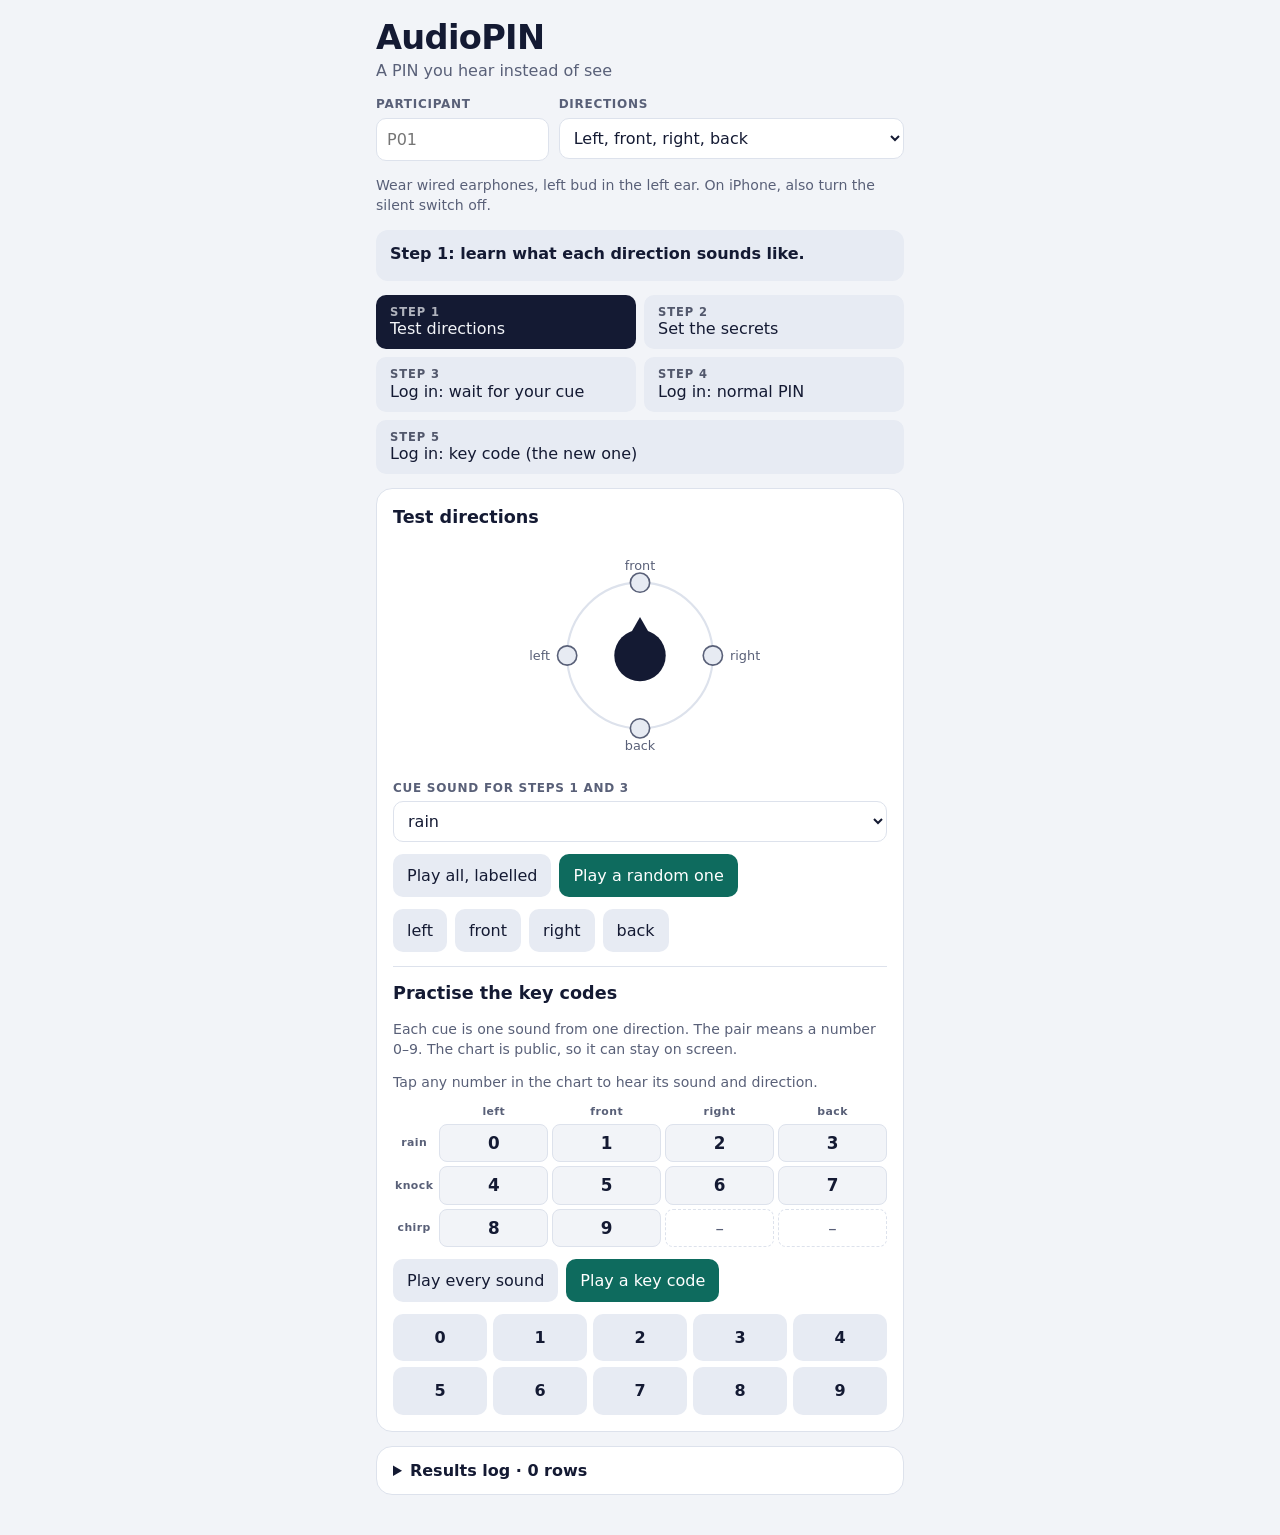
<file: index.html>
<!doctype html>
<html lang="en">
<head>
<meta charset="utf-8">
<meta name="viewport" content="width=device-width, initial-scale=1, viewport-fit=cover">
<link rel="icon" href="assets/icons/icon-192.png">
<title>AudioPIN</title>
<link rel="stylesheet" href="css/prototype.css">
</head>
<body>
<main>
  <header>
    <h1>AudioPIN</h1>
    <p>A PIN you hear instead of see</p>
  </header>

  <section class="setup" aria-label="Session setup">
    <div>
      <label for="pid">Participant</label>
      <input id="pid" placeholder="P01" autocomplete="off">
    </div>
    <div>
      <label for="layout">Directions</label>
      <select id="layout">
        <option value="cardinal">Left, front, right, back</option>
        <option value="lateral">Four side positions</option>
        <option value="wide">Five positions, two sounds</option>
        <option value="trio">Three positions, four sounds</option>
        <option value="pair">Two positions, five sounds</option>
      </select>
    </div>
  </section>
  <p class="hint">Wear wired earphones, left bud in the left ear. On iPhone, also turn the silent switch off.</p>
  <p id="warn" class="warn" hidden></p>

  <p id="status" role="status" aria-live="polite">Step 1: learn what each direction sounds like.</p>

  <nav class="steps" aria-label="Steps">
    <button id="goCalib"><b>Step 1</b>Test directions</button>
    <button id="goEnroll"><b>Step 2</b>Set the secrets</button>
    <button id="goLogin"><b>Step 3</b>Log in: wait for your cue</button>
    <button id="goBase"><b>Step 4</b>Log in: normal PIN</button>
    <button id="goKey"><b>Step 5</b>Log in: key code (the new one)</button>
  </nav>

  <section id="calibPanel" class="panel">
    <h2>Test directions</h2>
    <svg id="head" class="head" viewBox="0 0 280 210" role="img" aria-label="Top view of your head with the four sound positions"></svg>
    <div>
      <label for="cueSel">Cue sound for steps 1 and 3</label>
      <select id="cueSel"></select>
    </div>
    <div class="row">
      <button id="demo">Play all, labelled</button>
      <button id="quizPlay" class="primary">Play a random one</button>
    </div>
    <div class="row" id="quizBtns"></div>
    <hr>
    <h2>Practise the key codes</h2>
    <p class="hint">Each cue is one sound from one direction. The pair means a number 0–9. The chart is public, so it can stay on screen.</p>
    <p class="hint">Tap any number in the chart to hear its sound and direction.</p>
    <div class="chart" id="chartA"></div>
    <div class="row"><button id="playAllSounds">Play every sound</button><button id="keyPractice" class="primary">Play a key code</button></div>
    <div class="nums" id="practiceNums"></div>
  </section>

  <section id="enrollPanel" class="panel" hidden>
    <h2>Set the secrets</h2>
    <p class="hint">Four directions for step 3.</p>
    <div class="row" id="enrollBtns"></div>
    <p>Direction PIN: <span class="pinview" id="pinView">—</span></p>
    <div class="row">
      <button id="example">Use left → right → front → left</button>
      <button id="clear">Clear</button>
    </div>
    <hr>
    <div>
      <label for="numPin">Number PIN for steps 4 and 5</label>
      <input id="numPin" inputmode="numeric" maxlength="4" autocomplete="off">
      <p class="hint" style="margin-top:6px">Use a different number in each condition if the same people will watch both.</p>
    </div>
  </section>

  <section id="loginPanel" class="panel" hidden>
    <h2>Log in: wait for your cue</h2>
    <div class="dots" id="audioDots">○○○○</div>
    <div id="tap" role="button" aria-label="Tap when you hear your direction">TAP</div>
    <p class="hint">Directions play in a new random order for each position. Tap once when you hear yours. Someone watching sees only a tap.</p>
  </section>

  <section id="basePanel" class="panel" hidden>
    <h2>Log in: normal PIN</h2>
    <div class="dots" id="numDots">○○○○</div>
    <div class="keypad" id="keypad"></div>
  </section>

  <section id="keyPanel" class="panel" hidden>
    <h2>Log in: key code</h2>
    <div class="dots" id="keyDots">○○○○</div>
    <div class="chart" id="chartB"></div>
    <div class="row"><button id="keyReplay">Play that sound again</button></div>
    <div id="ring"></div>
    <p class="hint">One sound per digit. Read its number from the chart, count that many steps clockwise from your digit, and tap where you land. Until you tap, the same sound plays again two seconds after it ends. Nothing on this screen shows which sound played.</p>
  </section>

  <details class="log">
    <summary>Results log · <span id="logCount">0</span> rows</summary>
    <p class="hint">Keep this closed while someone is watching: it shows the answers.</p>
    <div class="row">
      <button id="dl">Download CSV</button>
      <button id="shareCsv">Share CSV</button>
      <button id="showCsv">Show CSV to copy</button>
      <button id="wipe">Clear log</button>
    </div>
    <p class="hint" id="csvNote" role="status" aria-live="polite"></p>
    <div class="tablewrap" id="logView"></div>
    <textarea id="csvText" readonly hidden aria-label="Log as CSV"></textarea>
  </details>
</main>

<!-- Order matters: shared code first, page start-up (main.js) last. -->
<script src="js/common/config.js"></script>
<script src="js/common/utils.js"></script>
<script src="js/common/audio-engine.js"></script>
<script src="js/common/keycode.js"></script>
<script src="js/common/csv-export.js"></script>
<script src="js/prototype/settings.js"></script>
<script src="js/prototype/sound.js"></script>
<script src="js/prototype/ui.js"></script>
<script src="js/prototype/step1-calibration.js"></script>
<script src="js/prototype/step2-enroll.js"></script>
<script src="js/prototype/step3-wait-for-cue.js"></script>
<script src="js/prototype/step4-normal-pin.js"></script>
<script src="js/prototype/step5-key-code.js"></script>
<script src="js/prototype/log.js"></script>
<script src="js/prototype/main.js"></script>
</body>
</html>
</file>
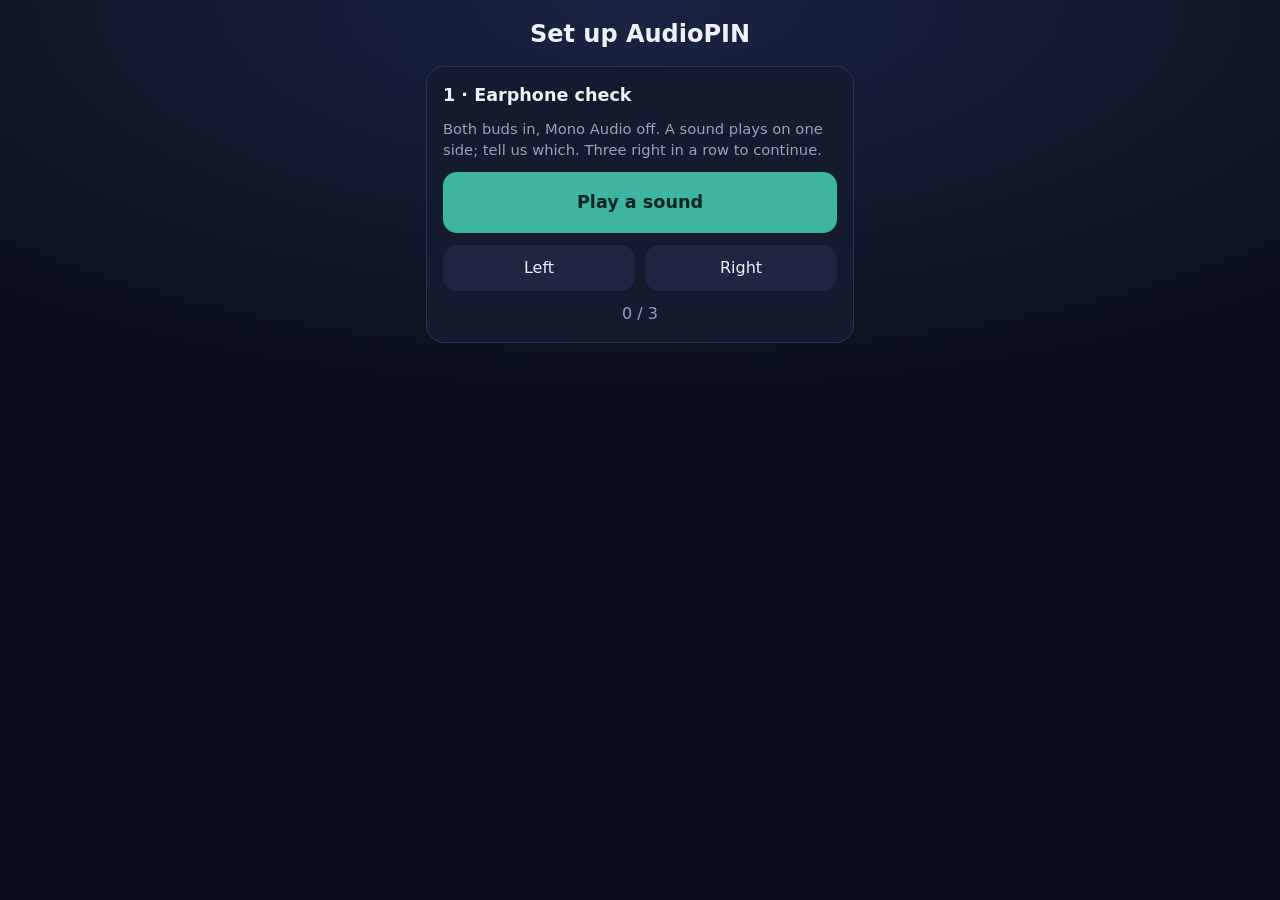
<file: lock.html>
<!doctype html>
<html lang="en">
<head>
<meta charset="utf-8">
<meta name="viewport" content="width=device-width, initial-scale=1, viewport-fit=cover">
<meta name="theme-color" content="#0b0f1c">
<meta name="mobile-web-app-capable" content="yes">
<meta name="apple-mobile-web-app-capable" content="yes">
<meta name="apple-mobile-web-app-status-bar-style" content="black-translucent">
<meta name="apple-mobile-web-app-title" content="AudioPIN">
<link rel="manifest" href="manifest.webmanifest">
<link rel="icon" href="assets/icons/icon-192.png">
<link rel="apple-touch-icon" href="assets/icons/icon-192.png">
<title>AudioPIN Lock</title>
<link rel="stylesheet" href="css/lock.css">
</head>
<body>
<main>
  <p id="warn" class="warn" hidden></p>

  <!-- First run: prove the earphones work, then choose a PIN -->
  <section id="setup" hidden>
    <h1>Set up AudioPIN</h1>
    <div class="card" id="checkPanel">
      <h2>1 · Earphone check</h2>
      <p class="hint">Both buds in, Mono Audio off. A sound plays on one side; tell us which. Three right in a row to continue.</p>
      <button id="checkPlay" class="big">Play a sound</button>
      <div class="row">
        <button id="checkLeft">Left</button>
        <button id="checkRight">Right</button>
      </div>
      <p class="streak center" id="checkStreak">0 / 3</p>
    </div>
    <div class="card" id="pinPanel" hidden>
      <h2 id="pinTitle">2 · Choose a 4-digit PIN</h2>
      <div class="dots" id="pinDots">○○○○</div>
      <div class="keypad" id="setupPad"></div>
      <label for="setupLayout">Directions</label>
      <select id="setupLayout"></select>
      <p class="hint">More directions = fewer sounds: harder to hear, harder for a nearby microphone. Can be changed later when unlocked.</p>
      <h2 class="demohead">Listen to the sounds</h2>
      <p class="hint">Tap a number to hear its sound and direction, or play them all.</p>
      <div class="chart" id="setupChart"></div>
      <button id="setupPlayAll">Play every sound</button>
      <p class="hint" id="setupDemoNote" aria-live="polite"></p>
      <button id="setupCancel" class="ghost" hidden>Keep my current PIN</button>
    </div>
    <p class="msg center" id="setupMsg" role="status" aria-live="polite"></p>
  </section>

  <!-- Locked -->
  <section id="lock" hidden>
    <div class="clock">
      <div id="time">--:--</div>
      <div id="date"></div>
    </div>
    <svg class="mark" viewBox="0 0 120 120" aria-hidden="true">
      <path class="wave" d="M28 38 Q16 60 28 82"/>
      <path class="wave" d="M14 28 Q-2 60 14 92" opacity="0.5"/>
      <path class="wave" d="M92 38 Q104 60 92 82"/>
      <path class="wave" d="M106 28 Q122 60 106 92" opacity="0.5"/>
      <circle class="hole" cx="60" cy="50" r="15"/>
      <path class="hole" d="M52 58 L68 58 L72 88 L48 88 Z"/>
    </svg>
    <div class="bottom">
      <p class="msg center" id="lockMsg" role="status" aria-live="polite"></p>
      <p class="hint center">Earphones in, then tap to unlock.</p>
      <button id="unlockBtn" class="big">Tap to unlock</button>
      <button id="resetBtn" class="ghost">Forgot PIN? Reset app</button>
    </div>
  </section>

  <!-- Entering the PIN with key codes -->
  <section id="entry" hidden>
    <div class="entryhead">
      <button id="cancelBtn" class="ghost" style="justify-self:start">Cancel</button>
      <div class="dots" id="entryDots">○○○○</div>
      <span></span>
    </div>
    <div class="chart" id="chart"></div>
    <button id="replayBtn" class="ghost">Play the sound again</button>
    <div id="ring"></div>
    <p class="msg center" id="entryMsg" role="status" aria-live="polite">Listen…</p>
  </section>

  <!-- Unlocked -->
  <section id="home" hidden>
    <svg class="ok" viewBox="0 0 84 84" aria-hidden="true">
      <circle cx="42" cy="42" r="42"/>
      <path d="M25 43 L37 55 L60 30"/>
    </svg>
    <h1>Unlocked</h1>
    <p class="hint center" id="homeInfo"></p>
    <div class="card">
      <label for="layoutSel">Directions</label>
      <select id="layoutSel"></select>
      <p class="hint" id="layoutNote">Used from the next unlock. Your PIN stays the same.</p>
    </div>
    <div class="card">
      <h2>Listen to the sounds</h2>
      <p class="hint">Tap a number to hear its sound and direction, or play them all.</p>
      <div class="chart" id="homeChart"></div>
      <button id="homePlayAll">Play every sound</button>
      <p class="hint" id="homeDemoNote" aria-live="polite"></p>
    </div>
    <div class="card">
      <h2>Usage log</h2>
      <label for="testerId">Tester ID</label>
      <input id="testerId" type="text" placeholder="e.g. P01" autocomplete="off" autocapitalize="characters">
      <p class="hint"><span id="lockLogCount">0 unlock attempts logged</span>. Records unlock time, result and repeats — never your PIN, keys or taps.</p>
      <div class="row">
        <button id="lockShare">Share CSV</button>
        <button id="lockDownload">Download CSV</button>
      </div>
      <button id="lockClear" class="ghost">Clear log</button>
      <p class="hint" id="lockLogNote" aria-live="polite"></p>
    </div>
    <div class="card">
      <h2>Your PIN</h2>
      <button id="changeBtn">Change PIN</button>
      <label class="toggle"><input type="checkbox" id="revealToggle"> <span>Let me view my PIN on this device</span></label>
      <p class="hint" id="pinNote"></p>
      <button id="revealBtn" hidden>Hold to show PIN</button>
      <div class="pinshow" id="pinShow" hidden aria-live="polite"></div>
    </div>
    <div class="bottom">
      <button id="lockBtn" class="big">Lock</button>
    </div>
  </section>
</main>

<!-- Order matters: shared code first, page start-up (main.js) last. -->
<script src="js/common/config.js"></script>
<script src="js/common/utils.js"></script>
<script src="js/common/audio-engine.js"></script>
<script src="js/common/keycode.js"></script>
<script src="js/common/csv-export.js"></script>
<script src="js/lock/settings.js"></script>
<script src="js/lock/sound.js"></script>
<script src="js/lock/pin-storage.js"></script>
<script src="js/lock/pin-reveal.js"></script>
<script src="js/lock/setup.js"></script>
<script src="js/lock/lock-screen.js"></script>
<script src="js/lock/unlock.js"></script>
<script src="js/lock/home.js"></script>
<script src="js/lock/demo.js"></script>
<script src="js/lock/usage-log.js"></script>
<script src="js/lock/main.js"></script>
</body>
</html>
</file>
<file: css/prototype.css>
/* AudioPIN research prototype (index.html) — styles. Light and dark themes follow the system setting. */
:root {
  --ground: #f2f4f8;
  --surface: #ffffff;
  --ink: #141a33;
  --muted: #596078;
  --line: #dde2ec;
  --chip: #e7ebf3;
  --accent: #0e6b5e;
  --on-accent: #ffffff;
  --pad: #141a33;
  --on-pad: #f2f4f8;
  --warn-bg: #fdefe8;
  --warn-ink: #8a2b12;
  --warn-line: #f0c3b0;
  color-scheme: light;
}
@media (prefers-color-scheme: dark) {
  :root:not([data-theme="light"]) {
    --ground: #0e1220;
    --surface: #171d2d;
    --ink: #e6e9f2;
    --muted: #9ea6ba;
    --line: #283048;
    --chip: #232b40;
    --accent: #3db5a2;
    --on-accent: #062520;
    --pad: #2c3754;
    --on-pad: #eef1f8;
    --warn-bg: #2b1a14;
    --warn-ink: #ffb79e;
    --warn-line: #5c3225;
    color-scheme: dark;
  }
}
:root[data-theme="dark"] {
  --warn-bg: #2b1a14;
  --warn-ink: #ffb79e;
  --warn-line: #5c3225;
  --ground: #0e1220;
  --surface: #171d2d;
  --ink: #e6e9f2;
  --muted: #9ea6ba;
  --line: #283048;
  --chip: #232b40;
  --accent: #3db5a2;
  --on-accent: #062520;
  --pad: #2c3754;
  --on-pad: #eef1f8;
  color-scheme: dark;
}

* { box-sizing: border-box; }
[hidden] { display: none !important; }
body {
  margin: 0;
  background: var(--ground);
  color: var(--ink);
  font: 16px/1.45 system-ui, -apple-system, "Segoe UI", Roboto, "Helvetica Neue", Arial, sans-serif;
}
main {
  max-width: 560px;
  margin: 0 auto;
  padding-inline: 16px;
  padding-block: 20px 40px;
  display: grid;
  grid-template-columns: minmax(0, 1fr);
  gap: 14px;
}
main > * { min-width: 0; }
h1, h2 { text-wrap: balance; }
header h1 { margin: 0; font-size: 2.1rem; font-weight: 800; letter-spacing: -0.02em; line-height: 1.05; }
header p { margin: 4px 0 0; color: var(--muted); }

.setup { display: grid; grid-template-columns: 1fr 2fr; gap: 10px; }
@media (max-width: 360px) { .setup { grid-template-columns: 1fr; } }
label {
  display: block; margin-bottom: 4px;
  font-size: 0.75rem; font-weight: 700; letter-spacing: 0.06em; text-transform: uppercase; color: var(--muted);
}
input, select {
  width: 100%; font: inherit; color: var(--ink); background: var(--surface);
  border: 1px solid var(--line); border-radius: 10px; padding: 9px 10px;
}
.hint { margin: 0; font-size: 0.88rem; color: var(--muted); }
.warn {
  margin: 0; padding: 10px 12px; border-radius: 10px; font-size: 0.88rem;
  background: var(--warn-bg); color: var(--warn-ink); border: 1px solid var(--warn-line);
}
#status { margin: 0; padding: 12px 14px; border-radius: 12px; background: var(--chip); font-weight: 600; min-height: 3.2em; }

button {
  font: inherit; color: var(--ink); background: var(--chip);
  border: 0; border-radius: 10px; padding: 10px 14px; cursor: pointer;
}
button.primary { background: var(--accent); color: var(--on-accent); }
button:focus-visible, input:focus-visible, select:focus-visible, summary:focus-visible, #tap:focus-visible {
  outline: 3px solid var(--accent); outline-offset: 2px;
}
.steps { display: grid; grid-template-columns: 1fr 1fr; gap: 8px; }
.steps button { text-align: left; line-height: 1.25; }
.steps button b { display: block; font-size: 0.72rem; letter-spacing: 0.08em; text-transform: uppercase; opacity: 0.7; }
.steps button[aria-pressed="true"] { background: var(--ink); color: var(--ground); }
.steps button:last-child { grid-column: 1 / -1; }

.panel {
  display: grid; gap: 12px; padding: 16px;
  background: var(--surface); border: 1px solid var(--line); border-radius: 16px;
}
.panel h2 { margin: 0; font-size: 1.1rem; }
.panel p { margin: 0; }
.row { display: flex; flex-wrap: wrap; gap: 8px; }
hr { border: 0; border-top: 1px solid var(--line); margin: 2px 0; }

.head { display: block; width: 100%; max-width: 300px; margin: 0 auto; }
.head .ring { fill: none; stroke: var(--line); stroke-width: 2; }
.head .skull { fill: var(--ink); }
.head .spot { fill: var(--chip); stroke: var(--muted); stroke-width: 1.5; transition: fill 0.15s; }
.head .spot.on { fill: var(--accent); stroke: var(--accent); }
.head text { fill: var(--muted); font-size: 12px; font-family: inherit; }
.pinview { font-weight: 700; }

.dots { text-align: center; font-size: 1.5rem; letter-spacing: 0.35em; }
#tap {
  display: flex; align-items: center; justify-content: center; height: 240px;
  border-radius: 20px; background: var(--pad); color: var(--on-pad);
  font-size: 1.6rem; font-weight: 800; letter-spacing: 0.2em;
  user-select: none; -webkit-user-select: none; touch-action: manipulation; -webkit-tap-highlight-color: transparent;
}
.keypad { display: grid; grid-template-columns: repeat(3, 1fr); gap: 8px; }
.keypad button { padding: 16px 0; font-size: 1.35rem; font-variant-numeric: tabular-nums; }

/* key-code mode: the public chart and the ring of digits */
.chart { display: grid; grid-template-columns: auto repeat(4, minmax(0, 1fr)); gap: 4px; }
.chart .h {
  align-self: center; padding: 0 2px; text-align: center;
  font-size: 0.68rem; font-weight: 700; letter-spacing: 0.04em; color: var(--muted);
}
.chart .v {
  padding: 6px 2px; text-align: center; border-radius: 8px;
  background: var(--ground); border: 1px solid var(--line);
  font-size: 1.05rem; font-weight: 700; font-variant-numeric: tabular-nums;
}
.chart .v.off { background: transparent; border-style: dashed; color: var(--muted); font-weight: 400; }
#ring { position: relative; width: 100%; max-width: 280px; aspect-ratio: 1 / 1; margin: 0 auto; }
#ring button {
  position: absolute; transform: translate(-50%, -50%);
  width: 52px; height: 52px; padding: 0; border-radius: 50%;
  font-size: 1.15rem; font-weight: 700; font-variant-numeric: tabular-nums;
}
.nums { display: grid; grid-template-columns: repeat(5, minmax(0, 1fr)); gap: 6px; }
.nums button { padding: 12px 0; font-weight: 700; font-variant-numeric: tabular-nums; }

details.log { padding: 12px 16px; background: var(--surface); border: 1px solid var(--line); border-radius: 16px; }
details.log summary { cursor: pointer; font-weight: 700; }
details.log[open] summary { margin-bottom: 10px; }
details.log .row { margin-top: 10px; }
.tablewrap { overflow-x: auto; margin-top: 10px; }
table { border-collapse: collapse; font-size: 0.8rem; white-space: nowrap; font-variant-numeric: tabular-nums; }
th, td { text-align: left; padding: 4px 10px 4px 0; border-bottom: 1px solid var(--line); }
th { color: var(--muted); font-weight: 600; }
textarea {
  width: 100%; height: 160px; margin-top: 10px; padding: 8px;
  font: 0.75rem/1.4 ui-monospace, SFMono-Regular, Menlo, Consolas, monospace;
  color: var(--ink); background: var(--ground); border: 1px solid var(--line); border-radius: 10px;
}
@media (prefers-reduced-motion: reduce) { .head .spot { transition: none; } }

/* playable chart numbers (learning screens only) */
.chart .v.tap { cursor: pointer; }
.chart .v.tap:hover { border-color: var(--accent); }
.chart .v.playing { background: var(--accent); color: var(--on-accent); border-color: var(--accent); }
</file>
<file: css/lock.css>
/* AudioPIN Lock demo app (lock.html) — styles. */
/* One deliberate look: lock screens are dark, so this page is too. */
:root {
  --ground: #0b0f1c;
  --glow: #1a2442;
  --surface: #151b2e;
  --raised: #1f2740;
  --line: #2a3352;
  --ink: #eef1f8;
  --muted: #98a1b9;
  --accent: #3db5a2;
  --on-accent: #052521;
  --bad: #ff8f7e;
  color-scheme: dark;
}
* { box-sizing: border-box; }
[hidden] { display: none !important; }
html, body { height: 100%; }
body {
  margin: 0;
  background: radial-gradient(120% 70% at 50% 0%, var(--glow) 0%, var(--ground) 62%) var(--ground);
  color: var(--ink);
  font: 16px/1.4 system-ui, -apple-system, "Segoe UI", Roboto, "Helvetica Neue", Arial, sans-serif;
  -webkit-tap-highlight-color: transparent;
  -webkit-user-select: none; user-select: none;
}
main {
  min-height: 100%;
  max-width: 460px;
  margin: 0 auto;
  padding-inline: 16px;
  padding-block: max(18px, env(safe-area-inset-top, 0px)) max(18px, env(safe-area-inset-bottom, 0px));
  display: flex; flex-direction: column;
}
section { flex: 1; display: flex; flex-direction: column; gap: 14px; }
h1 { margin: 0; font-size: 1.5rem; font-weight: 700; text-align: center; text-wrap: balance; }
h2 { margin: 0; font-size: 1.1rem; font-weight: 650; text-wrap: balance; }
p { margin: 0; }
.center { text-align: center; }
.hint { color: var(--muted); font-size: 0.92rem; }
.msg { min-height: 1.5em; font-weight: 600; }
.msg.bad { color: var(--bad); }
.warn {
  margin: 0 0 10px; padding: 10px 12px; border-radius: 12px; font-size: 0.85rem;
  background: #2b1a14; color: #ffb79e; border: 1px solid #5c3225;
}

button {
  font: inherit; color: var(--ink); background: var(--raised);
  border: 0; border-radius: 14px; padding: 12px 16px; cursor: pointer;
  touch-action: manipulation;
}
button:focus-visible { outline: 3px solid var(--accent); outline-offset: 2px; }
button:disabled { opacity: 0.45; cursor: default; }
.big { width: 100%; padding: 18px; font-size: 1.1rem; font-weight: 650; background: var(--accent); color: var(--on-accent); }
.ghost { background: transparent; color: var(--muted); padding: 10px 12px; }
.row { display: flex; gap: 10px; }
label { font-size: 0.75rem; font-weight: 700; letter-spacing: 0.06em; text-transform: uppercase; color: var(--muted); }
select {
  width: 100%; font: inherit; color: var(--ink); background: var(--raised);
  border: 1px solid var(--line); border-radius: 12px; padding: 12px;
}
select:focus-visible { outline: 3px solid var(--accent); outline-offset: 2px; }
.row > button { flex: 1; }

/* lock screen */
.clock { text-align: center; margin-top: 7vh; }
#time { font-size: 4.6rem; font-weight: 250; letter-spacing: -0.02em; line-height: 1; font-variant-numeric: tabular-nums; }
#date { color: var(--muted); margin-top: 6px; }
.mark { width: 120px; height: 120px; margin: auto; display: block; }
.mark .wave { fill: none; stroke: var(--accent); stroke-width: 7; stroke-linecap: round; }
.mark .hole { fill: var(--ink); }
.bottom { margin-top: auto; display: grid; gap: 10px; }

/* setup */
.card { background: var(--surface); border: 1px solid var(--line); border-radius: 18px; padding: 16px; display: grid; gap: 12px; }
.streak { font-variant-numeric: tabular-nums; color: var(--muted); }
.dots { text-align: center; font-size: 1.6rem; letter-spacing: 0.4em; padding-left: 0.4em; }
.keypad { display: grid; grid-template-columns: repeat(3, 1fr); gap: 10px; }
.keypad button { padding: 16px 0; font-size: 1.4rem; font-variant-numeric: tabular-nums; }

/* key-code entry */
.entryhead { display: grid; grid-template-columns: 1fr auto 1fr; align-items: center; }
.chart { display: grid; gap: 4px; }
.chart .h { align-self: center; padding: 0 2px; text-align: center; font-size: 0.68rem; font-weight: 700; letter-spacing: 0.04em; color: var(--muted); }
.chart .v {
  padding: 7px 2px; text-align: center; border-radius: 9px;
  background: var(--surface); border: 1px solid var(--line);
  font-size: 1.05rem; font-weight: 700; font-variant-numeric: tabular-nums;
}
.chart .v.off { background: transparent; border-style: dashed; color: var(--muted); font-weight: 400; }
#ring { position: relative; width: 100%; max-width: 280px; aspect-ratio: 1 / 1; margin: 0 auto; }
#ring button {
  position: absolute; transform: translate(-50%, -50%);
  width: 54px; height: 54px; padding: 0; border-radius: 50%;
  font-size: 1.2rem; font-weight: 700; font-variant-numeric: tabular-nums;
}
#ring button:active { background: var(--accent); color: var(--on-accent); }

/* unlocked */
.ok { width: 84px; height: 84px; margin: 9vh auto 0; display: block; }
.ok circle { fill: var(--accent); }
.ok path { fill: none; stroke: var(--on-accent); stroke-width: 8; stroke-linecap: round; stroke-linejoin: round; }

@media (prefers-reduced-motion: no-preference) {
  .shake { animation: shake 0.35s; }
  @keyframes shake { 20%, 60% { transform: translateX(-8px); } 40%, 80% { transform: translateX(8px); } }
}

/* "Your PIN" card */
label.toggle {
  display: flex; align-items: center; gap: 10px;
  font-size: 1rem; font-weight: 400; letter-spacing: 0; text-transform: none; color: var(--ink);
}
label.toggle input { width: 22px; height: 22px; accent-color: var(--accent); }
#revealBtn { -webkit-touch-callout: none; }
.pinshow {
  text-align: center; font-size: 2.2rem; font-weight: 700; letter-spacing: 0.3em;
  font-variant-numeric: tabular-nums; padding: 8px 0 8px 0.3em;
  border-radius: 12px; background: var(--raised);
}

/* reset link on the lock screen; turns red once armed */
#resetBtn { font-size: 0.9rem; }
#resetBtn.danger { color: var(--bad); font-weight: 600; }

/* playable chart numbers (learning screens only) */
.chart .v.tap { cursor: pointer; }
.chart .v.tap:hover { border-color: var(--accent); }
.chart .v.playing { background: var(--accent); color: var(--on-accent); border-color: var(--accent); }
.demohead { margin-top: 16px; }

/* tester ID field in the usage log */
input[type='text'] {
  width: 100%; padding: 12px 14px; border-radius: 12px; border: 1px solid var(--line);
  background: var(--raised); color: var(--ink); font: inherit;
  -webkit-user-select: text; user-select: text;
}
input[type='text']:focus-visible { outline: 3px solid var(--accent); outline-offset: 2px; }
</file>
